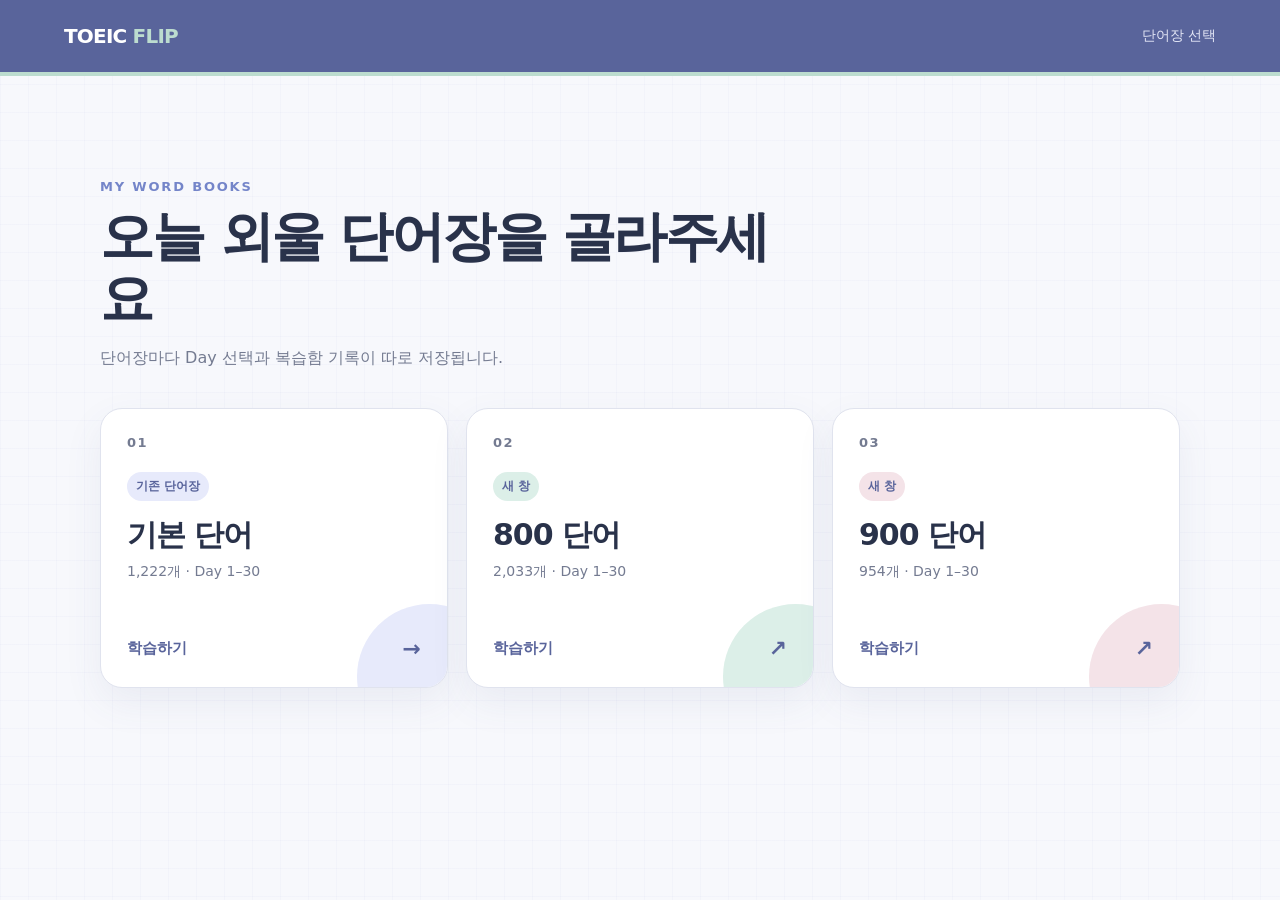
<file: index.html>
<!doctype html>
<html lang="ko">
  <head>
    <meta charset="utf-8" />
    <meta name="viewport" content="width=device-width, initial-scale=1" />
    <meta name="theme-color" content="#59649b" />
    <meta name="description" content="기본·800·900 단어장을 골라 학습하는 개인용 TOEIC 단어장" />
    <link rel="icon" type="image/svg+xml" href="data:image/svg+xml,%3Csvg xmlns='http://www.w3.org/2000/svg' viewBox='0 0 32 32'%3E%3Crect width='32' height='32' rx='8' fill='%2359649b'/%3E%3Cpath d='M8 9h16v3H18v12h-4V12H8z' fill='%23bcdccf'/%3E%3C/svg%3E" />
    <link rel="stylesheet" href="styles.css" />
    <title>TOEIC Flip · 단어장 선택</title>
  </head>
  <body class="library-page">
    <header class="topbar">
      <a class="brand" href="index.html">TOEIC <span>FLIP</span></a>
      <p>단어장 선택</p>
    </header>

    <main class="library" aria-labelledby="libraryTitle">
      <section class="library-intro">
        <span class="eyebrow">MY WORD BOOKS</span>
        <h1 id="libraryTitle">오늘 외울 단어장을 골라주세요</h1>
        <p>단어장마다 Day 선택과 복습함 기록이 따로 저장됩니다.</p>
      </section>

      <section class="book-grid" aria-label="단어장 목록">
        <a class="book-card book-basic" href="study.html?book=basic">
          <span class="book-number">01</span>
          <span class="book-status">기존 단어장</span>
          <strong>기본 단어</strong>
          <small>1,222개 · Day 1–30</small>
          <span class="book-open">학습하기 <b aria-hidden="true">→</b></span>
        </a>

        <a class="book-card book-800" href="study.html?book=800" target="_blank" rel="noopener" aria-label="800 단어 학습하기, 새 창에서 열림">
          <span class="book-number">02</span>
          <span class="book-status">새 창</span>
          <strong>800 단어</strong>
          <small>2,033개 · Day 1–30</small>
          <span class="book-open">학습하기 <b aria-hidden="true">↗</b></span>
        </a>

        <a class="book-card book-900" href="study.html?book=900" target="_blank" rel="noopener" aria-label="900 단어 학습하기, 새 창에서 열림">
          <span class="book-number">03</span>
          <span class="book-status">새 창</span>
          <strong>900 단어</strong>
          <small>954개 · Day 1–30</small>
          <span class="book-open">학습하기 <b aria-hidden="true">↗</b></span>
        </a>
      </section>
    </main>
  </body>
</html>
</file>
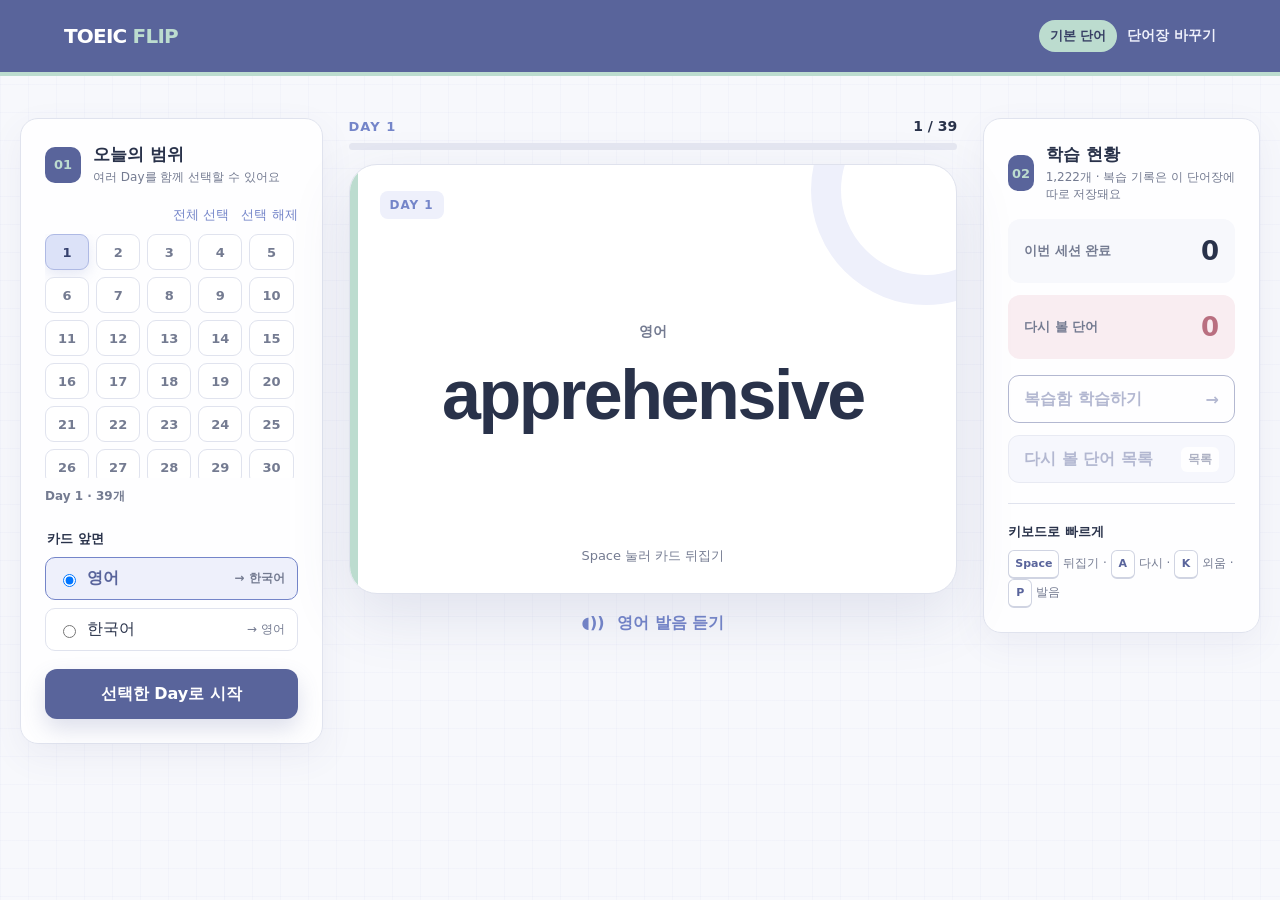
<file: study.html>
<!doctype html>
<html lang="ko">
  <head>
    <meta charset="utf-8" />
    <meta name="viewport" content="width=device-width, initial-scale=1" />
    <meta name="theme-color" content="#59649b" />
    <meta name="description" content="Day를 골라 섞어 외우는 개인용 토익 단어장" />
    <link rel="icon" type="image/svg+xml" href="data:image/svg+xml,%3Csvg xmlns='http://www.w3.org/2000/svg' viewBox='0 0 32 32'%3E%3Crect width='32' height='32' rx='8' fill='%2359649b'/%3E%3Cpath d='M8 9h16v3H18v12h-4V12H8z' fill='%23bcdccf'/%3E%3C/svg%3E" />
    <link rel="stylesheet" href="styles.css" />
    <title>TOEIC Flip</title>
  </head>
  <body>
    <header class="topbar">
      <a class="brand" href="index.html">TOEIC <span>FLIP</span></a>
      <div class="topbar-actions">
        <span id="bookName" class="book-tag">단어장</span>
        <a class="book-switch" href="index.html">단어장 바꾸기</a>
      </div>
    </header>

    <main class="workspace">
      <aside class="panel setup-panel" aria-label="학습 설정">
        <div class="panel-title">
          <span class="step">01</span>
          <div><strong>오늘의 범위</strong><small>여러 Day를 함께 선택할 수 있어요</small></div>
        </div>
        <div class="quick-actions">
          <button id="selectAll" class="text-button" type="button">전체 선택</button>
          <button id="clearDays" class="text-button" type="button">선택 해제</button>
        </div>
        <div id="dayGrid" class="day-grid" aria-label="Day 선택"></div>
        <p id="selectionSummary" class="selection-summary">단어를 불러오는 중이에요</p>

        <fieldset class="mode-field">
          <legend>카드 앞면</legend>
          <label><input type="radio" name="mode" value="en" checked /> 영어 <span>→ 한국어</span></label>
          <label><input type="radio" name="mode" value="ko" /> 한국어 <span>→ 영어</span></label>
        </fieldset>
        <button id="startButton" class="primary-button" type="button" disabled>선택한 Day로 시작</button>
      </aside>

      <section class="study-column" aria-label="단어 학습">
        <div class="session-head">
          <div><span id="sessionLabel">LOADING</span><strong id="progressText">0 / 0</strong></div>
          <div class="progress-track" aria-hidden="true"><span id="progressBar"></span></div>
        </div>

        <button id="flashcard" class="flashcard" type="button" aria-label="카드 뒤집기" disabled>
          <span id="cardDay" class="card-day">TOEIC FLIP</span>
          <span id="cardCue" class="card-cue">단어 데이터를 준비하고 있어요</span>
          <strong id="cardText">Loading</strong>
          <span class="flip-hint"><kbd>Space</kbd> 눌러 카드 뒤집기</span>
        </button>

        <div class="sound-row">
          <button id="soundButton" class="sound-button" type="button" aria-label="영어 발음 듣기"><span aria-hidden="true">◖))</span> 영어 발음 듣기</button>
        </div>

        <div id="answerActions" class="answer-actions" hidden>
          <button id="againButton" class="again-button" type="button"><span>다시</span> 아직 헷갈려요</button>
          <button id="knownButton" class="known-button" type="button"><span>외움</span> 기억했어요</button>
        </div>
      </section>

      <aside class="panel progress-panel" aria-label="학습 현황">
        <div class="panel-title">
          <span class="step">02</span>
          <div><strong>학습 현황</strong><small id="bookMeta">기록은 이 단어장에 따로 저장돼요</small></div>
        </div>
        <div class="stat-block"><span>이번 세션 완료</span><strong id="doneCount">0</strong></div>
        <div class="stat-block accent"><span>다시 볼 단어</span><strong id="reviewCount">0</strong></div>
        <button id="reviewButton" class="review-button" type="button" disabled>복습함 학습하기 <span>→</span></button>
        <button id="reviewListButton" class="review-list-button" type="button" disabled>다시 볼 단어 목록 <span>목록</span></button>
        <div class="tip"><strong>키보드로 빠르게</strong><p><kbd>Space</kbd> 뒤집기 · <kbd>A</kbd> 다시 · <kbd>K</kbd> 외움 · <kbd>P</kbd> 발음</p></div>
      </aside>
    </main>

    <dialog id="reviewDialog" class="review-dialog" aria-labelledby="reviewDialogTitle">
      <div class="review-dialog-shell">
        <header class="review-dialog-head">
          <div>
            <span>REVIEW BOX</span>
            <h2 id="reviewDialogTitle">다시 볼 단어 목록</h2>
            <p id="reviewDialogSummary">0개의 단어가 있어요</p>
          </div>
          <button id="closeReviewDialog" class="dialog-close" type="button" aria-label="목록 닫기">×</button>
        </header>
        <div id="reviewTableWrap" class="review-table-wrap">
          <table class="review-table">
            <thead>
              <tr><th>Day</th><th>영어 단어</th><th>한국어 뜻</th></tr>
            </thead>
            <tbody id="reviewListBody"></tbody>
          </table>
        </div>
        <p id="reviewEmpty" class="review-empty" hidden>아직 다시 볼 단어가 없어요.</p>
        <footer class="review-dialog-foot">
          <button id="closeReviewDialogBottom" class="primary-button" type="button">목록 닫기</button>
        </footer>
      </div>
    </dialog>

    <p id="liveRegion" class="sr-only" aria-live="polite"></p>
    <div id="toast" class="toast" role="status" aria-live="polite" hidden></div>
    <script src="catalog.js"></script>
    <script src="app.js"></script>
  </body>
</html>
</file>
<file: styles.css>
:root {
  --ink: #29324a;
  --navy: #59649b;
  --blue: #7485c9;
  --blue-soft: #eef0fb;
  --lime: #bcdccf;
  --red: #b96f80;
  --paper: #f7f8fc;
  --line: #e0e3ee;
  --white: #ffffff;
  --muted: #747b91;
  --shadow: 0 22px 60px rgba(78, 88, 137, 0.13);
}

* { box-sizing: border-box; }

body {
  margin: 0;
  min-width: 320px;
  min-height: 100vh;
  color: var(--ink);
  background:
    linear-gradient(rgba(116, 133, 201, 0.035) 1px, transparent 1px),
    linear-gradient(90deg, rgba(116, 133, 201, 0.035) 1px, transparent 1px),
    var(--paper);
  background-size: 28px 28px;
  font-family: Inter, Pretendard, "Noto Sans KR", system-ui, sans-serif;
}

button, input { font: inherit; }
button { -webkit-tap-highlight-color: transparent; }
[hidden] { display: none !important; }

.topbar {
  height: 76px;
  display: flex;
  align-items: center;
  justify-content: space-between;
  padding: 0 clamp(22px, 5vw, 72px);
  color: white;
  background: var(--navy);
  border-bottom: 4px solid var(--lime);
}

.brand { color: white; text-decoration: none; font-size: 20px; font-weight: 900; letter-spacing: -0.04em; }
.brand span { color: var(--lime); }
.topbar p { margin: 0; font-size: 14px; color: #e2e5f5; }
.topbar-actions { display: flex; align-items: center; gap: 10px; }
.book-tag { padding: 7px 11px; border-radius: 999px; color: #384165; background: var(--lime); font-size: 13px; font-weight: 900; }
.book-switch { color: #eef0fb; text-decoration: none; font-size: 14px; font-weight: 750; }
.book-switch:hover { color: white; text-decoration: underline; text-underline-offset: 4px; }

.library {
  width: min(1080px, calc(100% - 40px));
  margin: 0 auto;
  padding: clamp(54px, 9vw, 100px) 0 72px;
}

.library-intro { max-width: 680px; margin-bottom: 36px; }
.eyebrow { display: inline-block; margin-bottom: 12px; color: var(--blue); font-size: 13px; font-weight: 900; letter-spacing: .14em; }
.library-intro h1 { margin: 0; font-size: clamp(34px, 5vw, 54px); line-height: 1.15; letter-spacing: -.045em; }
.library-intro p { margin: 15px 0 0; color: var(--muted); font-size: 16px; line-height: 1.65; }

.book-grid { display: grid; grid-template-columns: repeat(3, 1fr); gap: 18px; }
.book-card {
  min-height: 280px;
  position: relative;
  display: flex;
  flex-direction: column;
  padding: 26px;
  overflow: hidden;
  border: 1px solid var(--line);
  border-radius: 22px;
  color: var(--ink);
  background: white;
  box-shadow: 0 15px 38px rgba(78,88,137,.08);
  text-decoration: none;
  transition: transform .2s ease, box-shadow .2s ease, border-color .2s ease;
}
.book-card::after {
  content: "";
  position: absolute;
  width: 145px;
  height: 145px;
  right: -55px;
  bottom: -62px;
  border-radius: 50%;
  background: var(--book-tint);
}
.book-card:hover { transform: translateY(-5px); border-color: var(--book-line); box-shadow: 0 22px 48px rgba(78,88,137,.14); }
.book-basic { --book-tint: #e7eafb; --book-line: #b7c0e5; }
.book-800 { --book-tint: #dcefe8; --book-line: #a9d3c4; }
.book-900 { --book-tint: #f4e3e8; --book-line: #ddb9c3; }
.book-number { color: var(--muted); font-size: 13px; font-weight: 900; letter-spacing: .12em; }
.book-status { align-self: flex-start; margin-top: 22px; padding: 6px 9px; border-radius: 999px; color: var(--navy); background: var(--book-tint); font-size: 12px; font-weight: 850; }
.book-card strong { margin-top: 14px; font-size: 30px; letter-spacing: -.035em; }
.book-card small { margin-top: 7px; color: var(--muted); font-size: 14px; }
.book-open { z-index: 1; display: flex; align-items: center; justify-content: space-between; margin-top: auto; padding-top: 26px; color: var(--navy); font-size: 15px; font-weight: 850; }
.book-open b { font-size: 22px; }

.workspace {
  width: min(1380px, calc(100% - 40px));
  margin: 0 auto;
  padding: 42px 0 60px;
  display: grid;
  grid-template-columns: minmax(260px, .82fr) minmax(460px, 1.65fr) minmax(240px, .75fr);
  gap: 26px;
  align-items: start;
}

.panel {
  background: rgba(255,255,255,.92);
  border: 1px solid var(--line);
  border-radius: 18px;
  padding: 24px;
  box-shadow: 0 12px 35px rgba(78,88,137,.07);
}

.panel-title { display: flex; gap: 12px; align-items: center; margin-bottom: 20px; }
.panel-title .step { width: 36px; height: 36px; display: grid; place-items: center; border-radius: 10px; background: var(--navy); color: var(--lime); font-size: 13px; font-weight: 900; }
.panel-title div { display: grid; gap: 3px; }
.panel-title strong { font-size: 17px; }
.panel-title small { color: var(--muted); font-size: 12px; }

.quick-actions { display: flex; justify-content: flex-end; gap: 12px; margin-bottom: 10px; }
.text-button { border: 0; padding: 0; background: none; color: var(--blue); font-size: 13px; cursor: pointer; }
.day-grid { display: grid; grid-template-columns: repeat(5, 1fr); gap: 7px; max-height: 244px; overflow: auto; padding-right: 4px; }
.day-chip { min-height: 36px; border: 1px solid var(--line); border-radius: 9px; background: white; color: var(--muted); font-size: 13px; font-weight: 750; cursor: pointer; }
.day-chip[aria-pressed="true"] { color: #35406e; border-color: #aeb9e4; background: #dce2f8; box-shadow: 0 5px 14px rgba(116,133,201,.18); }
.selection-summary { min-height: 18px; margin: 10px 0 0; color: var(--muted); font-size: 12px; font-weight: 700; }

.mode-field { border: 0; margin: 24px 0 18px; padding: 0; display: grid; gap: 8px; }
.mode-field legend { font-size: 13px; font-weight: 800; margin-bottom: 9px; }
.mode-field label { display: flex; align-items: center; gap: 8px; min-height: 43px; padding: 0 12px; border: 1px solid var(--line); border-radius: 10px; cursor: pointer; background: white; }
.mode-field label:has(input:checked) { border-color: var(--blue); background: var(--blue-soft); color: var(--navy); font-weight: 800; }
.mode-field span { margin-left: auto; color: var(--muted); font-size: 12px; }
.primary-button { width: 100%; min-height: 50px; border: 0; border-radius: 12px; background: var(--navy); color: white; font-weight: 850; cursor: pointer; box-shadow: 0 10px 22px rgba(89,100,155,.2); }
.primary-button:hover { background: #6873aa; }

.study-column { min-width: 0; }
.session-head { margin-bottom: 14px; }
.session-head > div:first-child { display: flex; justify-content: space-between; align-items: end; }
.session-head span { color: var(--blue); font-size: 13px; font-weight: 900; letter-spacing: .08em; }
.session-head strong { font-size: 14px; }
.progress-track { height: 7px; margin-top: 9px; overflow: hidden; border-radius: 100px; background: #e5e7f1; }
.progress-track span { display: block; width: 33.3%; height: 100%; border-radius: inherit; background: var(--blue); transition: width .25s ease; }

.flashcard {
  width: 100%;
  min-height: 430px;
  position: relative;
  display: flex;
  flex-direction: column;
  align-items: center;
  justify-content: center;
  border: 1px solid #dfe2ed;
  border-radius: 28px;
  background: white;
  color: var(--ink);
  cursor: pointer;
  box-shadow: var(--shadow);
  overflow: hidden;
}

.flashcard::before { content: ""; position: absolute; inset: 0 auto 0 0; width: 8px; background: var(--lime); }
.flashcard::after { content: ""; position: absolute; width: 170px; height: 170px; border: 30px solid var(--blue-soft); border-radius: 50%; right: -85px; top: -90px; }
.card-day { position: absolute; top: 26px; left: 30px; padding: 7px 10px; border-radius: 8px; background: var(--blue-soft); color: var(--blue); font-size: 12px; font-weight: 900; letter-spacing: .08em; }
.card-cue { color: var(--muted); font-size: 14px; font-weight: 750; margin-bottom: 14px; }
.flashcard strong { max-width: 86%; font-family: "Segoe UI Variable", "Segoe UI", Inter, Arial, sans-serif; font-size: clamp(42px, 6vw, 70px); font-weight: 750; line-height: 1.15; letter-spacing: -.035em; overflow-wrap: anywhere; }
.flashcard.is-ko strong { font-family: Inter, Pretendard, "Noto Sans KR", system-ui, sans-serif; font-size: clamp(28px, 4vw, 45px); line-height: 1.5; letter-spacing: -.035em; }
.flashcard.is-flipped { background: linear-gradient(145deg, #fff 0%, #f3f2fb 100%); }
.flashcard.is-complete { min-height: 430px; border-color: #bad7cb; background: linear-gradient(145deg, #fff 0%, #eef8f4 100%); cursor: default; }
.flashcard.is-complete::before { width: 100%; height: 9px; inset: 0 0 auto; }
.flashcard.is-complete strong { font-family: Inter, Pretendard, "Noto Sans KR", system-ui, sans-serif; font-size: clamp(34px, 5vw, 56px); }
.flip-hint { position: absolute; bottom: 28px; color: var(--muted); font-size: 13px; }
kbd { min-width: 24px; display: inline-block; padding: 3px 6px; border: 1px solid #d0d4e2; border-bottom-width: 2px; border-radius: 6px; background: white; color: var(--navy); text-align: center; font-family: inherit; font-size: 11px; font-weight: 850; }

.sound-row { display: flex; justify-content: center; padding: 18px 0 14px; }
.sound-button { border: 0; background: transparent; color: var(--blue); font-weight: 800; cursor: pointer; }
.sound-button span { margin-right: 7px; }
.answer-actions { display: grid; grid-template-columns: 1fr 1fr; gap: 12px; }
.answer-actions button { min-height: 64px; border-radius: 14px; border: 1px solid; background: white; font-weight: 800; cursor: pointer; }
.answer-actions button span { display: inline-grid; place-items: center; min-width: 38px; min-height: 28px; margin-right: 9px; border-radius: 7px; color: white; font-size: 12px; }
.again-button { color: var(--red); border-color: #e8c8cf !important; }
.again-button span { background: var(--red); }
.known-button { color: var(--navy); border-color: #bcdccf !important; }
.known-button span { color: var(--navy) !important; background: var(--lime); }

.progress-panel { display: grid; gap: 12px; }
.progress-panel .panel-title { margin-bottom: 4px; }
.stat-block { display: flex; align-items: center; justify-content: space-between; padding: 17px 16px; border-radius: 12px; background: var(--paper); }
.stat-block span { color: var(--muted); font-size: 13px; font-weight: 700; }
.stat-block strong { font-size: 26px; }
.stat-block.accent { background: #f9edf1; }
.stat-block.accent strong { color: var(--red); }
.review-button { min-height: 48px; margin-top: 4px; display: flex; align-items: center; justify-content: space-between; border: 1px solid var(--navy); border-radius: 11px; padding: 0 15px; background: white; color: var(--navy); font-weight: 850; cursor: pointer; }
.review-list-button { min-height: 48px; display: flex; align-items: center; justify-content: space-between; border: 1px solid #cfd4e6; border-radius: 11px; padding: 0 15px; background: var(--blue-soft); color: var(--navy); font-weight: 850; cursor: pointer; }
.review-list-button span { padding: 4px 7px; border-radius: 6px; color: #4f587d; background: white; font-size: 12px; }
.review-button:disabled, .review-list-button:disabled { opacity: .45; cursor: not-allowed; }
.tip { margin-top: 8px; border-top: 1px solid var(--line); padding-top: 17px; }
.tip strong { font-size: 13px; }
.tip p { margin: 9px 0 0; color: var(--muted); font-size: 12px; line-height: 1.8; }

.toast { position: fixed; z-index: 20; left: 50%; bottom: 26px; transform: translateX(-50%); max-width: calc(100% - 32px); padding: 12px 16px; border-radius: 10px; color: white; background: var(--navy); box-shadow: 0 12px 30px rgba(15,47,102,.25); font-size: 14px; font-weight: 800; }
.sr-only { position: absolute !important; width: 1px; height: 1px; padding: 0; margin: -1px; overflow: hidden; clip: rect(0,0,0,0); white-space: nowrap; border: 0; }

.review-dialog {
  width: min(900px, calc(100% - 28px));
  max-height: min(82vh, 760px);
  padding: 0;
  overflow: hidden;
  border: 0;
  border-radius: 22px;
  color: var(--ink);
  background: white;
  box-shadow: 0 28px 90px rgba(41,50,74,.24);
}
.review-dialog::backdrop { background: rgba(41,50,74,.48); backdrop-filter: blur(4px); }
.review-dialog-shell { display: grid; grid-template-rows: auto minmax(120px, 1fr) auto; max-height: min(82vh, 760px); }
.review-dialog-head { display: flex; align-items: flex-start; justify-content: space-between; gap: 24px; padding: 26px 28px 20px; border-bottom: 1px solid var(--line); background: #f7f8fd; }
.review-dialog-head span { color: var(--blue); font-size: 12px; font-weight: 900; letter-spacing: .12em; }
.review-dialog-head h2 { margin: 6px 0 0; font-size: 27px; letter-spacing: -.035em; }
.review-dialog-head p { margin: 7px 0 0; color: var(--muted); font-size: 14px; }
.dialog-close { width: 40px; height: 40px; flex: 0 0 auto; border: 1px solid var(--line); border-radius: 10px; color: var(--navy); background: white; font-size: 25px; line-height: 1; cursor: pointer; }
.review-table-wrap { overflow: auto; }
.review-table { width: 100%; border-collapse: collapse; table-layout: fixed; }
.review-table th { position: sticky; top: 0; z-index: 1; padding: 13px 18px; color: #59617c; background: #eef0f8; border-bottom: 1px solid var(--line); text-align: left; font-size: 13px; }
.review-table th:first-child { width: 92px; }
.review-table th:nth-child(2) { width: 34%; }
.review-table td { padding: 15px 18px; border-bottom: 1px solid #eceef5; vertical-align: top; font-size: 15px; line-height: 1.5; overflow-wrap: anywhere; }
.review-table td:first-child { color: var(--blue); font-size: 13px; font-weight: 850; white-space: nowrap; }
.review-table .review-word { color: var(--ink); font-family: "Segoe UI Variable", "Segoe UI", Inter, Arial, sans-serif; font-size: 17px; font-weight: 750; }
.review-table tbody tr:nth-child(even) { background: #fafbfe; }
.review-empty { margin: 0; padding: 70px 24px; color: var(--muted); text-align: center; }
.review-dialog-foot { display: flex; justify-content: flex-end; padding: 16px 24px; border-top: 1px solid var(--line); background: white; }
.review-dialog-foot .primary-button { width: auto; min-width: 120px; padding: 0 20px; }

button:focus-visible, input:focus-visible { outline: 3px solid rgba(116,133,201,.35); outline-offset: 3px; }

@media (max-width: 980px) {
  .book-grid { grid-template-columns: 1fr 1fr; }
  .workspace { grid-template-columns: minmax(240px, .75fr) minmax(420px, 1.25fr); }
  .progress-panel { grid-column: 1 / -1; grid-template-columns: repeat(2, 1fr); }
  .progress-panel .panel-title, .progress-panel .tip { grid-column: 1 / -1; }
}

@media (max-width: 700px) {
  .topbar { height: 64px; }
  .topbar p { display: none; }
  .book-tag { display: none; }
  .book-switch { font-size: 13px; }
  .library { width: min(100% - 24px, 540px); padding: 42px 0 48px; }
  .library-intro { margin-bottom: 26px; }
  .library-intro h1 { font-size: clamp(31px, 10vw, 42px); }
  .book-grid { grid-template-columns: 1fr; }
  .book-card { min-height: 230px; }
  .workspace { width: min(100% - 24px, 540px); padding-top: 20px; grid-template-columns: 1fr; gap: 18px; }
  .setup-panel { order: 2; }
  .study-column { order: 1; }
  .progress-panel { order: 3; grid-column: auto; grid-template-columns: 1fr 1fr; }
  .flashcard { min-height: 360px; border-radius: 22px; }
  .flashcard strong { font-size: clamp(36px, 12vw, 54px); }
  .day-grid { grid-template-columns: repeat(6, 1fr); max-height: none; }
  .day-chip { padding: 0; }
  .review-dialog { width: calc(100% - 16px); max-height: 88vh; border-radius: 18px; }
  .review-dialog-shell { max-height: 88vh; }
  .review-dialog-head { padding: 20px 18px 16px; }
  .review-dialog-head h2 { font-size: 23px; }
  .review-table th, .review-table td { padding: 13px 12px; }
  .review-table th:first-child { width: 70px; }
  .review-table th:nth-child(2) { width: 34%; }
  .review-table td { font-size: 14px; }
  .review-table .review-word { font-size: 16px; }
  .review-dialog-foot { padding: 12px 16px; }
}

@media (prefers-reduced-motion: reduce) {
  * { scroll-behavior: auto !important; transition: none !important; }
}
</file>
